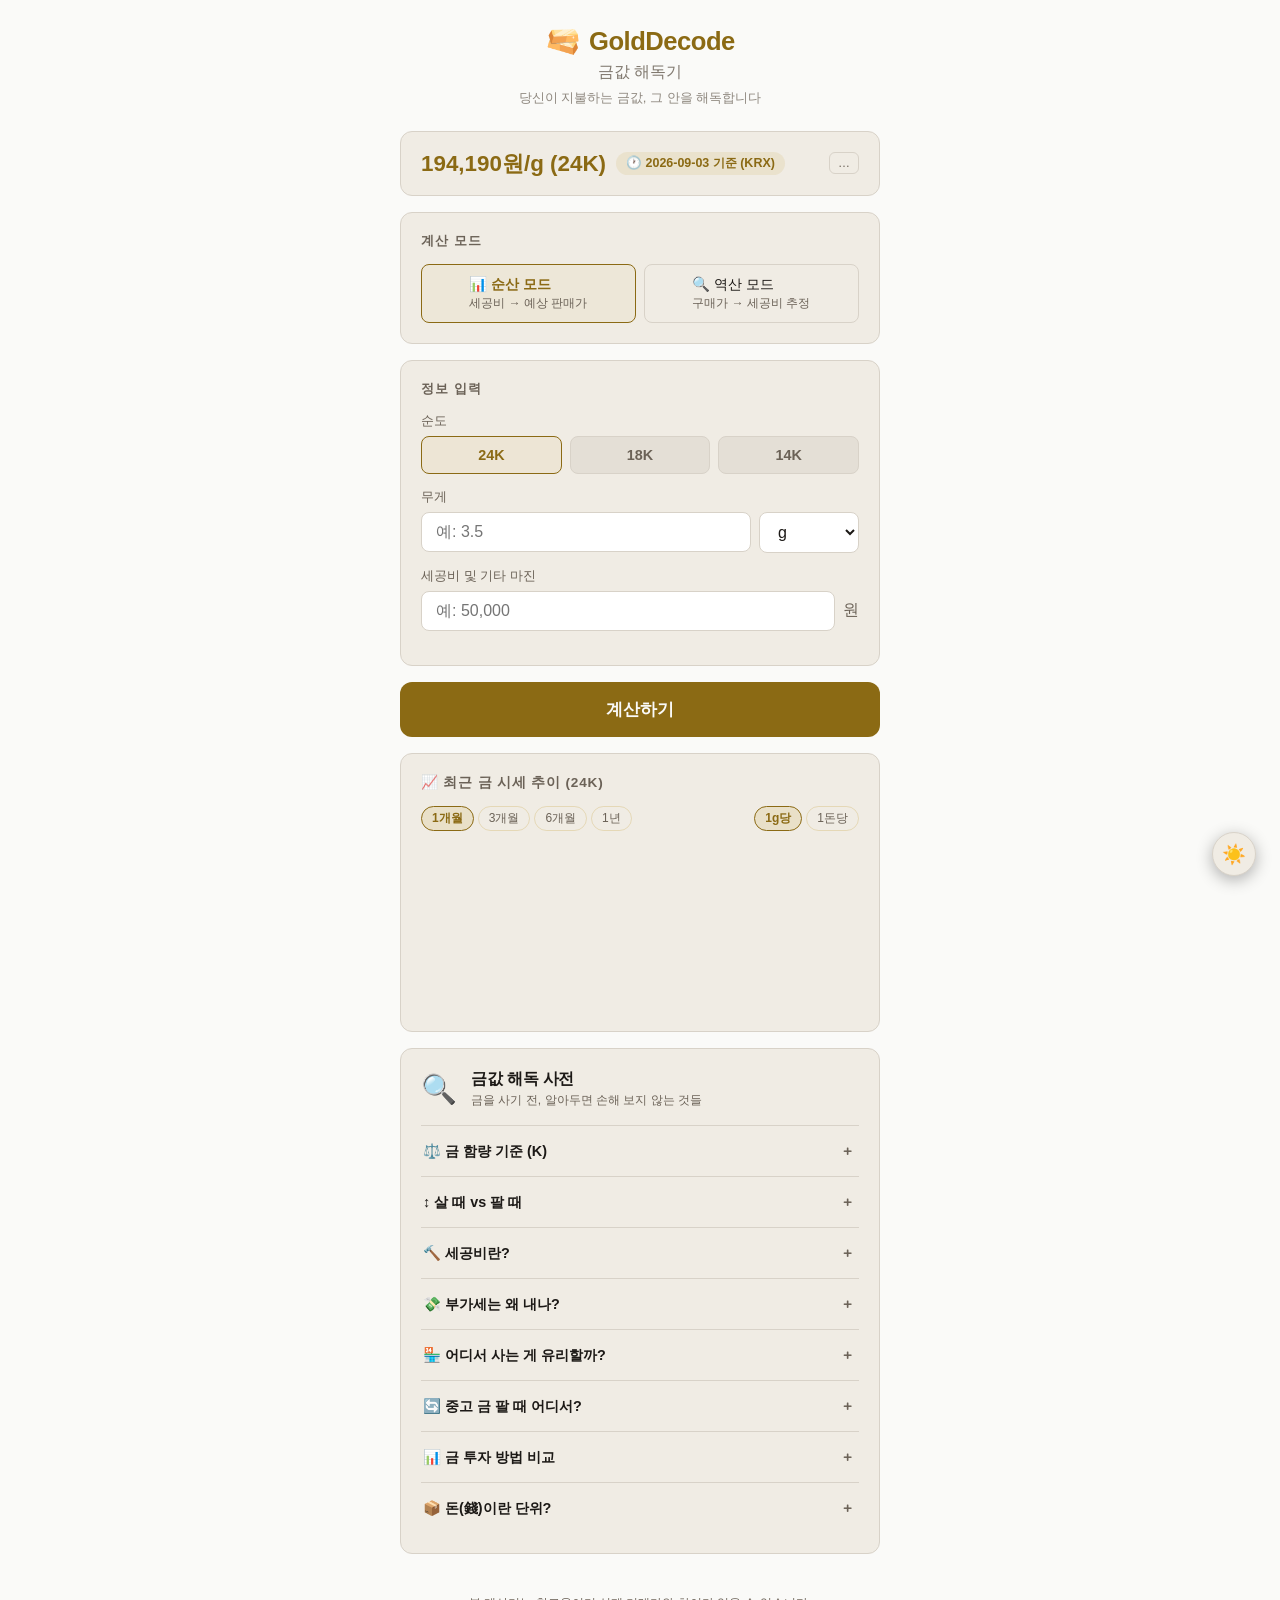
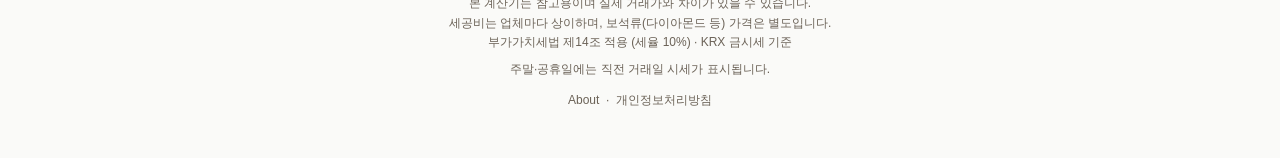
<file: index.html>
<!DOCTYPE html>
<html lang="ko">
<head>
  <meta charset="UTF-8" />
  <meta name="viewport" content="width=device-width, initial-scale=1.0" />
  <title>GoldDecode — 금값 해독기</title>
  <meta name="description" content="실시간 금 시세 기반 세공비 역산 · 예상 판매가 계산기" />
  <link rel="icon" href="gold.ico" type="image/x-icon" />
  <link rel="stylesheet" href="style.css" />
</head>
<body>

  <!-- 테마 토글 (우측 하단 고정) -->
  <button id="theme-toggle" class="theme-toggle" title="라이트/다크 모드 전환" aria-label="테마 전환">🌙</button>

  <!-- 헤더 -->
  <header class="app-header">
    <h1 class="app-title"><img src="gold.png" alt="금괴" class="title-icon" />GoldDecode</h1>
    <p class="app-subtitle">금값 해독기</p>
    <p class="app-slogan">당신이 지불하는 금값, 그 안을 해독합니다</p>
  </header>

  <!-- 실시간 시세 카드 -->
  <div class="spot-card">
    <div id="spot-info" style="display:none;">
      <div style="display:flex;align-items:center;gap:10px;flex-wrap:nowrap;min-width:0;">
        <span id="spot-price-display" class="spot-price-text" style="white-space:nowrap;">-</span>
        <span id="spot-badge" class="spot-badge" style="white-space:nowrap;">-</span>
      </div>
      <button id="spot-edit-btn" class="spot-edit-btn" title="시세 직접 입력">…</button>
    </div>
    <div id="spot-manual-row" class="spot-manual-row" style="display:none;">
      <label for="spot-manual">직접 입력</label>
      <input type="text" id="spot-manual" placeholder="예: 196,000" inputmode="numeric" style="max-width:160px;" />
      <span style="font-size:0.85rem;color:var(--text-muted);">원/g</span>
    </div>
  </div>

  <!-- 모드 선택 -->
  <div class="card">
    <div class="card-title">계산 모드</div>
    <div class="mode-toggle">
      <label>
        <input type="radio" name="mode" value="forward" checked />
        <span class="mode-label-text">📊 순산 모드<br/><small style="font-weight:400;color:var(--text-muted);font-size:0.75rem;">세공비 → 예상 판매가</small></span>
      </label>
      <label>
        <input type="radio" name="mode" value="reverse" />
        <span class="mode-label-text">🔍 역산 모드<br/><small style="font-weight:400;color:var(--text-muted);font-size:0.75rem;">구매가 → 세공비 추정</small></span>
      </label>
    </div>
  </div>

  <!-- 입력 폼 -->
  <div class="card">
    <div class="card-title">정보 입력</div>

    <!-- 순도 선택 -->
    <div class="form-row">
      <label class="form-label">순도</label>
      <div class="purity-group">
        <button class="purity-btn active" data-purity="24K">24K</button>
        <button class="purity-btn" data-purity="18K">18K</button>
        <button class="purity-btn" data-purity="14K">14K</button>
      </div>
    </div>

    <!-- 무게 -->
    <div class="form-row">
      <label class="form-label" for="weight-input">무게</label>
      <div class="input-group">
        <input type="number" id="weight-input" placeholder="예: 3.5" min="0" step="0.01" />
        <select id="weight-unit">
          <option value="g">g</option>
          <option value="don">돈</option>
        </select>
      </div>
    </div>

    <!-- 순산 모드 필드 -->
    <div id="forward-fields">
      <div class="form-row">
        <label class="form-label" for="workmanship-input">세공비 및 기타 마진</label>
        <div class="input-group">
          <input type="text" id="workmanship-input" placeholder="예: 50,000" inputmode="numeric" />
          <span style="color:var(--text-muted);white-space:nowrap;">원</span>
        </div>
      </div>
    </div>

    <!-- 역산 모드 필드 -->
    <div id="reverse-fields" style="display:none;">
      <div class="form-row">
        <label class="form-label" for="actual-price-input">실제 구매가</label>
        <div class="input-group">
          <input type="text" id="actual-price-input" placeholder="예: 750,000" inputmode="numeric" />
          <span style="color:var(--text-muted);white-space:nowrap;">원</span>
        </div>
      </div>
    </div>
  </div>

  <!-- 계산 버튼 -->
  <button class="calc-btn" id="calc-btn">계산하기</button>

  <!-- 결과 -->
  <div class="result-section" id="result-section">
    <div class="card-title">📊 계산 결과</div>
    <div class="result-row">
      <span>순금 원가</span>
      <span class="result-value" id="result-gold-cost">-</span>
    </div>
    <div class="result-row">
      <span>부가세 (10%)</span>
      <span class="result-value" id="result-vat">-</span>
    </div>
    <div class="result-row">
      <span>세공비 및 기타 마진</span>
      <span class="result-value" id="result-workmanship">-</span>
    </div>
    <div class="result-row total">
      <span>최종 가격</span>
      <span class="result-value" id="result-total">-</span>
    </div>
    <p class="result-note" id="result-note"></p>
  </div>

  <!-- 정보 카드 섹션 -->
  <section class="info-section">

    <!-- 금 시세 추이 (최상단) -->
    <div class="info-card">
      <div class="info-card-title">📈 최근 금 시세 추이 (24K)</div>
      <div class="chart-filters">
        <div class="chart-filter-group" id="chart-period-group">
          <button class="chart-filter-btn active" data-period="1">1개월</button>
          <button class="chart-filter-btn" data-period="3">3개월</button>
          <button class="chart-filter-btn" data-period="6">6개월</button>
          <button class="chart-filter-btn" data-period="12">1년</button>
        </div>
        <div class="chart-filter-group" id="chart-unit-group">
          <button class="chart-filter-btn active" data-unit="g">1g당</button>
          <button class="chart-filter-btn" data-unit="don">1돈당</button>
        </div>
      </div>
      <div class="chart-wrap">
        <svg id="price-chart" width="100%" viewBox="0 0 600 220" preserveAspectRatio="xMidYMid meet"></svg>
        <div id="chart-tooltip" class="chart-tooltip" style="display:none;"></div>
      </div>
      <p class="info-note" id="chart-note"></p>
    </div>

    <!-- 해독 사전 -->
    <div class="info-card dict-card">
      <div class="dict-header">
        <span class="dict-icon">🔍</span>
        <div>
          <div class="dict-title">금값 해독 사전</div>
          <div class="dict-sub">금을 사기 전, 알아두면 손해 보지 않는 것들</div>
        </div>
      </div>

      <details class="dict-item">
        <summary class="dict-summary">⚖️ 금 함량 기준 (K)</summary>
        <div class="dict-body">
          <div class="purity-info-grid">
            <div class="purity-info-item">
              <div class="purity-badge" style="background:rgba(201,168,76,0.2);border-color:var(--gold);">24K</div>
              <div class="purity-detail">
                <span class="purity-pct">99.9%</span>
                <span class="purity-desc">순금. 변형이 쉬워 주로 골드바·투자용</span>
              </div>
            </div>
            <div class="purity-info-item">
              <div class="purity-badge" style="background:rgba(201,168,76,0.12);border-color:#a88c40;">18K</div>
              <div class="purity-detail">
                <span class="purity-pct">75.0%</span>
                <span class="purity-desc">악세사리에 가장 많이 쓰임. 내구성·광택 균형</span>
              </div>
            </div>
            <div class="purity-info-item">
              <div class="purity-badge" style="background:rgba(201,168,76,0.08);border-color:#7a6430;">14K</div>
              <div class="purity-detail">
                <span class="purity-pct">58.5%</span>
                <span class="purity-desc">단단하고 저렴. 일상용 반지·팔찌에 적합</span>
              </div>
            </div>
          </div>
        </div>
      </details>

      <details class="dict-item">
        <summary class="dict-summary">↕️ 살 때 vs 팔 때</summary>
        <div class="dict-body">
          <table class="info-table">
            <thead>
              <tr><th></th><th>살 때</th><th>팔 때</th></tr>
            </thead>
            <tbody>
              <tr><td>기준</td><td>시세 + 부가세 + 세공비</td><td>시세 × 순도 × 무게</td></tr>
              <tr><td>부가세</td><td>포함 (소비자 부담)</td><td>없음</td></tr>
              <tr><td>세공비</td><td>포함</td><td>미포함</td></tr>
              <tr class="info-table-highlight"><td>결론</td><td colspan="2">살 때보다 팔 때 20~40% 손해가 일반적</td></tr>
            </tbody>
          </table>
          <p class="info-note" style="margin-top:10px;">💡 세공비·부가세는 되돌려받지 못해, 구매 직후 되팔면 손실이 큽니다.</p>
        </div>
      </details>

      <details class="dict-item">
        <summary class="dict-summary">🔨 세공비란?</summary>
        <div class="dict-body">
          <p class="dict-text">세공비는 금 원자재를 반지·목걸이 등의 형태로 가공하는 데 드는 인건비·기술료입니다. 그러나 실제 구매가에는 세공비 외에도 업체 마진, 브랜드 프리미엄, 보석 세팅비 등 다양한 비용이 포함됩니다.</p>
          <p class="dict-text">이 앱의 <strong>세공비 및 기타 마진</strong>은 순금 원가와 부가세를 제외한 나머지 금액으로, 실제 세공비뿐 아니라 이러한 부가 비용을 모두 포함한 수치입니다.</p>
          <p class="info-note" style="margin-top:8px;">💡 세공비·마진은 업체, 디자인, 브랜드에 따라 크게 다릅니다. 이 수치는 금 원가 외 비용을 파악하는 참고 지표로 활용하세요.</p>
        </div>
      </details>

      <details class="dict-item">
        <summary class="dict-summary">💸 부가세는 왜 내나?</summary>
        <div class="dict-body">
          <p class="dict-text">금 악세사리는 소비재로 분류되어 구매 시 <strong>부가가치세 10%</strong>가 붙습니다 (부가가치세법 제14조).</p>
          <p class="dict-text">반면 순금 골드바는 금융투자 상품으로 취급해 부가세가 면제되는 경우도 있습니다.</p>
          <p class="info-note" style="margin-top:8px;">💡 팔 때는 부가세를 돌려받지 못합니다. 투자 목적이라면 부가세가 면제되는 KRX 금 시장을 고려하세요.</p>
        </div>
      </details>

      <details class="dict-item">
        <summary class="dict-summary">🏪 어디서 사는 게 유리할까?</summary>
        <div class="dict-body">
          <table class="info-table">
            <thead>
              <tr><th>구매처</th><th>특징</th><th>가격 수준</th></tr>
            </thead>
            <tbody>
              <tr><td>동네 금은방</td><td>흥정 가능, 세공비 협의 여지 있음</td><td>중간</td></tr>
              <tr><td>백화점·브랜드</td><td>AS·교환 보장, 브랜드 프리미엄 포함</td><td>높음</td></tr>
              <tr><td>KRX 금 시장</td><td>시세 그대로 거래, 투자용 골드바만 가능</td><td>가장 낮음</td></tr>
              <tr><td>한국금거래소</td><td>온라인 시세 기반, 실물 골드바 구매 가능</td><td>낮음</td></tr>
              <tr class="info-table-highlight"><td>결론</td><td colspan="2">악세사리 목적이면 금은방, 투자 목적이면 KRX·한국금거래소가 유리</td></tr>
            </tbody>
          </table>
          <p class="info-note" style="margin-top:10px;">💡 백화점·브랜드는 AS와 디자인에 값을 지불하는 구조입니다. 순금 원가 비율이 낮을수록 브랜드 프리미엄이 높습니다.</p>
        </div>
      </details>

      <details class="dict-item">
        <summary class="dict-summary">🔄 중고 금 팔 때 어디서?</summary>
        <div class="dict-body">
          <table class="info-table">
            <thead>
              <tr><th>판매처</th><th>특징</th><th>회수율</th></tr>
            </thead>
            <tbody>
              <tr><td>동네 금은방</td><td>즉시 현금, 감정 후 매입. 가게마다 차이 큼</td><td>시세의 95~98%</td></tr>
              <tr><td>한국금거래소</td><td>공시 매입가 기준, 온라인 접수 가능</td><td>시세의 97~99%</td></tr>
              <tr><td>KRX 금 시장</td><td>골드바 한정. 수수료 낮고 투명한 거래</td><td>시세의 99%+</td></tr>
              <tr class="info-table-highlight"><td>주의</td><td colspan="2">악세사리는 녹여서 순금만 평가 — 세공비·보석 가치는 돌려받지 못함</td></tr>
            </tbody>
          </table>
          <p class="info-note" style="margin-top:10px;">💡 여러 곳에서 감정을 받아보고 가장 높은 곳에 파는 것이 유리합니다. 단골 금은방은 시세를 더 쳐주기도 합니다.</p>
        </div>
      </details>

      <details class="dict-item">
        <summary class="dict-summary">📊 금 투자 방법 비교</summary>
        <div class="dict-body">
          <table class="info-table">
            <thead>
              <tr><th>방법</th><th>장점</th><th>단점</th></tr>
            </thead>
            <tbody>
              <tr><td>실물 골드바</td><td>직접 보유, 부도 위험 없음</td><td>부가세 10%, 보관 비용</td></tr>
              <tr><td>KRX 금 시장</td><td>부가세 면제, 실물 인출 가능</td><td>증권 계좌 필요, 거래시간 제한</td></tr>
              <tr><td>금 ETF</td><td>소액 투자, 주식처럼 간편 거래</td><td>실물 없음, 운용 수수료 발생</td></tr>
              <tr><td>금 통장</td><td>은행에서 간편 가입, 소액 가능</td><td>이자 없음, 매매 수수료 발생</td></tr>
              <tr class="info-table-highlight"><td>결론</td><td colspan="2">투자 목적이면 KRX 금 시장이 수수료·세금 면에서 가장 유리</td></tr>
            </tbody>
          </table>
          <p class="info-note" style="margin-top:10px;">💡 금 투자 수익은 매매차익 기준. 금 ETF·통장은 배당소득세가 붙을 수 있으니 세금 구조도 확인하세요.</p>
        </div>
      </details>

      <details class="dict-item">
        <summary class="dict-summary">📦 돈(錢)이란 단위?</summary>
        <div class="dict-body">
          <p class="dict-text">돈(錢)은 한국 전통 무게 단위로, <strong>1돈 = 3.75g</strong>입니다.</p>
          <p class="dict-text">금방에서는 보통 돈 단위로 가격을 표시합니다. 예를 들어 반지 한 개가 "2돈짜리"라면 7.5g입니다.</p>
        </div>
      </details>
    </div>

  </section>

  <!-- 푸터 -->
  <footer>
    <p>본 계산기는 참고용이며 실제 거래가와 차이가 있을 수 있습니다.</p>
    <p>세공비는 업체마다 상이하며, 보석류(다이아몬드 등) 가격은 별도입니다.</p>
    <p>부가가치세법 제14조 적용 (세율 10%) · KRX 금시세 기준</p>
    <p style="margin-top:8px;">주말·공휴일에는 직전 거래일 시세가 표시됩니다.</p>
    <p style="margin-top:12px;">
      <a href="about.html" style="color:var(--text-muted);text-decoration:none;">About</a>
      &nbsp;·&nbsp;
      <a href="privacy.html" style="color:var(--text-muted);text-decoration:none;">개인정보처리방침</a>
    </p>
  </footer>

  <script src="config.js"></script>
  <script src="main.js"></script>
</body>
</html>
</file>
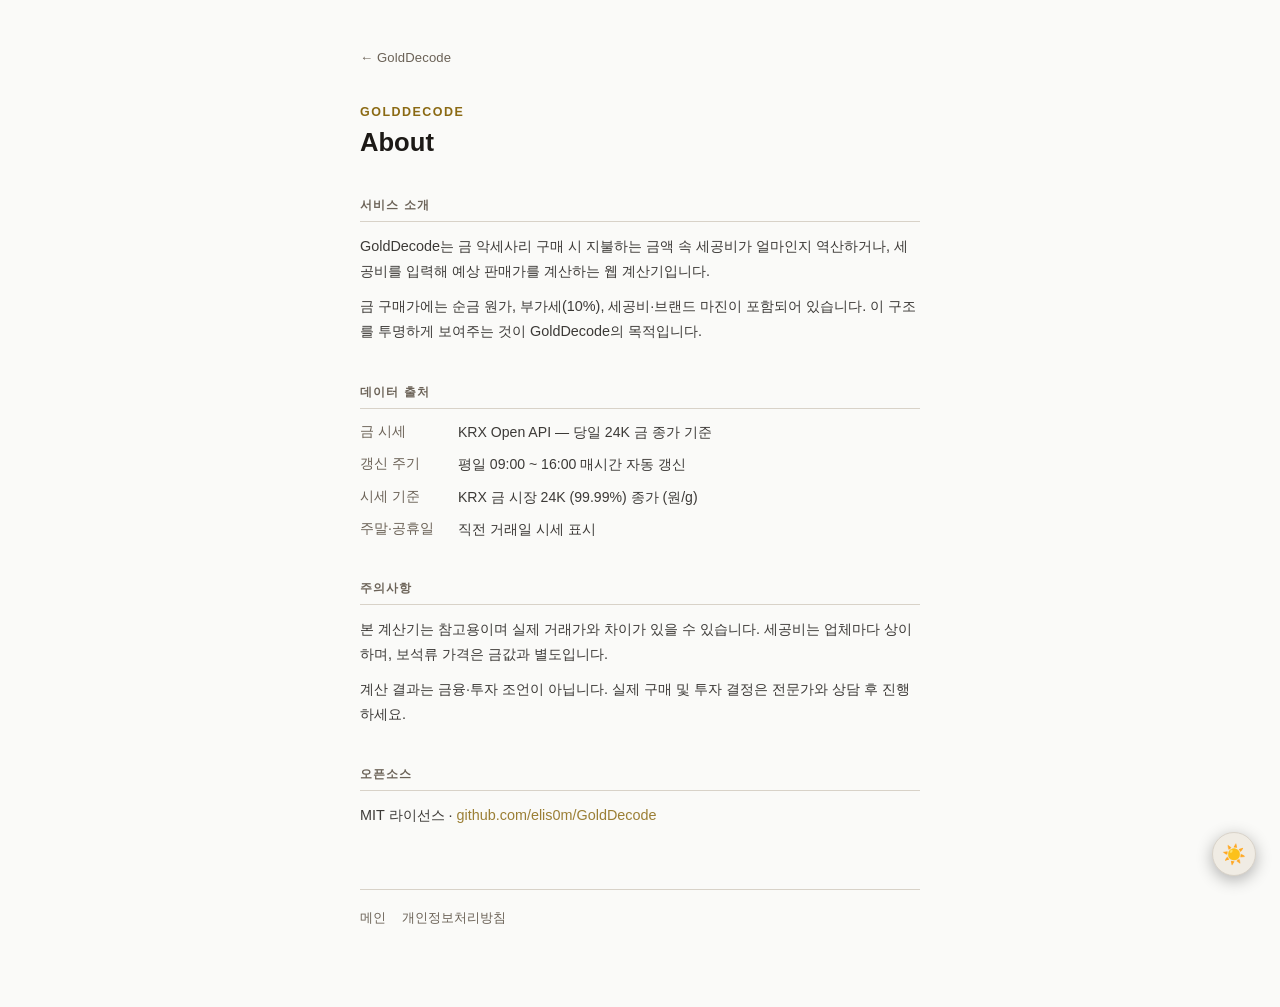
<file: about.html>
<!DOCTYPE html>
<html lang="ko">
<head>
  <meta charset="UTF-8" />
  <meta name="viewport" content="width=device-width, initial-scale=1.0" />
  <title>About — GoldDecode</title>
  <link rel="icon" href="gold.ico" type="image/x-icon" />
  <link rel="stylesheet" href="style.css" />
  <style>
    body {
      align-items: flex-start;
      padding: 48px 24px 80px;
    }
    .doc {
      width: 100%;
      max-width: 560px;
      margin: 0 auto;
    }
    .doc-back {
      display: inline-flex;
      align-items: center;
      gap: 6px;
      font-size: 0.82rem;
      color: var(--text-muted);
      text-decoration: none;
      margin-bottom: 40px;
      letter-spacing: 0.01em;
    }
    .doc-back:hover { color: var(--gold); }
    .doc-wordmark {
      font-size: 0.78rem;
      font-weight: 700;
      letter-spacing: 0.12em;
      text-transform: uppercase;
      color: var(--gold);
      margin-bottom: 8px;
    }
    .doc-title {
      font-size: 1.6rem;
      font-weight: 700;
      color: var(--text);
      margin-bottom: 40px;
      line-height: 1.2;
    }
    .doc-section {
      margin-bottom: 40px;
    }
    .doc-section h2 {
      font-size: 0.72rem;
      font-weight: 700;
      letter-spacing: 0.1em;
      text-transform: uppercase;
      color: var(--text-muted);
      margin-bottom: 12px;
      padding-bottom: 8px;
      border-bottom: 1px solid var(--border);
    }
    .doc-section p {
      font-size: 0.9rem;
      color: var(--text);
      line-height: 1.75;
      margin-bottom: 10px;
      opacity: 0.85;
    }
    .doc-section p:last-child { margin-bottom: 0; }
    .doc-dl {
      display: grid;
      grid-template-columns: auto 1fr;
      gap: 10px 24px;
      font-size: 0.88rem;
    }
    .doc-dl dt {
      color: var(--text-muted);
      white-space: nowrap;
      padding-top: 1px;
    }
    .doc-dl dd {
      color: var(--text);
      opacity: 0.85;
      line-height: 1.6;
    }
    .doc-link {
      color: var(--gold);
      text-decoration: none;
    }
    .doc-link:hover { text-decoration: underline; }
    .doc-footer {
      margin-top: 60px;
      padding-top: 20px;
      border-top: 1px solid var(--border);
      font-size: 0.8rem;
      color: var(--text-muted);
      display: flex;
      gap: 16px;
    }
    .doc-footer a {
      color: var(--text-muted);
      text-decoration: none;
    }
    .doc-footer a:hover { color: var(--gold); }
  </style>
</head>
<body>

  <button id="theme-toggle" class="theme-toggle" title="라이트/다크 모드 전환" aria-label="테마 전환">🌙</button>

  <div class="doc">
    <a href="index.html" class="doc-back">← GoldDecode</a>

    <p class="doc-wordmark">GoldDecode</p>
    <h1 class="doc-title">About</h1>

    <div class="doc-section">
      <h2>서비스 소개</h2>
      <p>GoldDecode는 금 악세사리 구매 시 지불하는 금액 속 세공비가 얼마인지 역산하거나, 세공비를 입력해 예상 판매가를 계산하는 웹 계산기입니다.</p>
      <p>금 구매가에는 순금 원가, 부가세(10%), 세공비·브랜드 마진이 포함되어 있습니다. 이 구조를 투명하게 보여주는 것이 GoldDecode의 목적입니다.</p>
    </div>

    <div class="doc-section">
      <h2>데이터 출처</h2>
      <dl class="doc-dl">
        <dt>금 시세</dt>
        <dd>KRX Open API — 당일 24K 금 종가 기준</dd>
        <dt>갱신 주기</dt>
        <dd>평일 09:00 ~ 16:00 매시간 자동 갱신</dd>
        <dt>시세 기준</dt>
        <dd>KRX 금 시장 24K (99.99%) 종가 (원/g)</dd>
        <dt>주말·공휴일</dt>
        <dd>직전 거래일 시세 표시</dd>
      </dl>
    </div>

    <div class="doc-section">
      <h2>주의사항</h2>
      <p>본 계산기는 참고용이며 실제 거래가와 차이가 있을 수 있습니다. 세공비는 업체마다 상이하며, 보석류 가격은 금값과 별도입니다.</p>
      <p>계산 결과는 금융·투자 조언이 아닙니다. 실제 구매 및 투자 결정은 전문가와 상담 후 진행하세요.</p>
    </div>

    <div class="doc-section">
      <h2>오픈소스</h2>
      <p>MIT 라이선스 · <a href="https://github.com/elis0m/GoldDecode" class="doc-link" target="_blank" rel="noopener">github.com/elis0m/GoldDecode</a></p>
    </div>

    <div class="doc-footer">
      <a href="index.html">메인</a>
      <a href="privacy.html">개인정보처리방침</a>
    </div>
  </div>

  <script src="config.js"></script>
  <script>
    const savedTheme = localStorage.getItem('theme');
    const toggleBtn = document.getElementById('theme-toggle');
    if (savedTheme === 'dark') {
      document.body.classList.add('dark');
      toggleBtn.textContent = '🌙';
    } else {
      toggleBtn.textContent = '☀️';
    }
    toggleBtn.addEventListener('click', () => {
      const isDark = document.body.classList.toggle('dark');
      toggleBtn.textContent = isDark ? '🌙' : '☀️';
      localStorage.setItem('theme', isDark ? 'dark' : 'light');
    });
  </script>
</body>
</html>
</file>
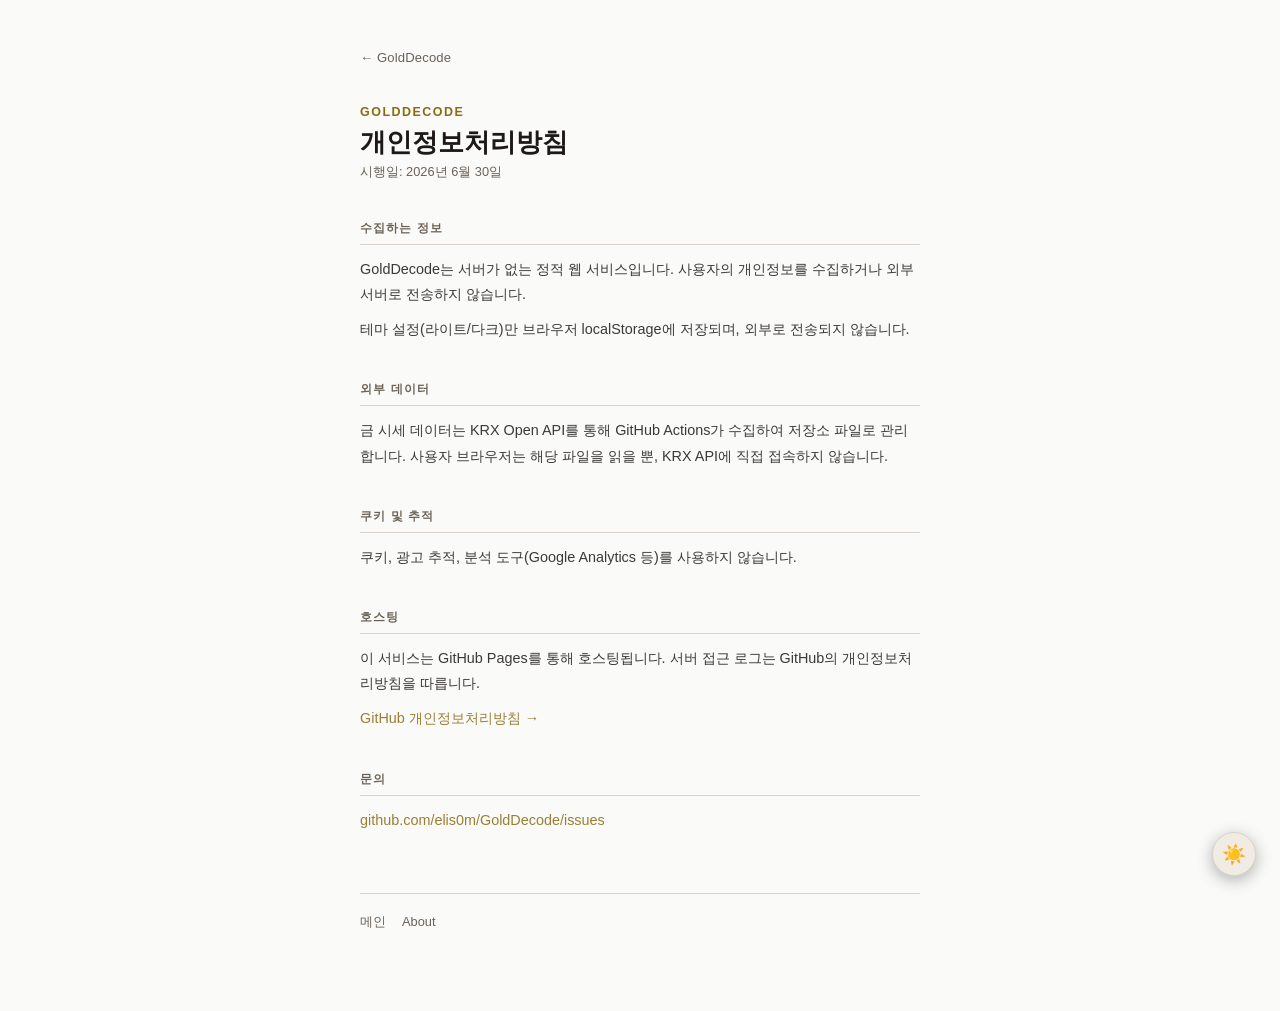
<file: privacy.html>
<!DOCTYPE html>
<html lang="ko">
<head>
  <meta charset="UTF-8" />
  <meta name="viewport" content="width=device-width, initial-scale=1.0" />
  <title>개인정보처리방침 — GoldDecode</title>
  <link rel="icon" href="gold.ico" type="image/x-icon" />
  <link rel="stylesheet" href="style.css" />
  <style>
    body {
      align-items: flex-start;
      padding: 48px 24px 80px;
    }
    .doc {
      width: 100%;
      max-width: 560px;
      margin: 0 auto;
    }
    .doc-back {
      display: inline-flex;
      align-items: center;
      gap: 6px;
      font-size: 0.82rem;
      color: var(--text-muted);
      text-decoration: none;
      margin-bottom: 40px;
      letter-spacing: 0.01em;
    }
    .doc-back:hover { color: var(--gold); }
    .doc-wordmark {
      font-size: 0.78rem;
      font-weight: 700;
      letter-spacing: 0.12em;
      text-transform: uppercase;
      color: var(--gold);
      margin-bottom: 8px;
    }
    .doc-title {
      font-size: 1.6rem;
      font-weight: 700;
      color: var(--text);
      margin-bottom: 6px;
      line-height: 1.2;
    }
    .doc-date {
      font-size: 0.8rem;
      color: var(--text-muted);
      margin-bottom: 40px;
    }
    .doc-section {
      margin-bottom: 40px;
    }
    .doc-section h2 {
      font-size: 0.72rem;
      font-weight: 700;
      letter-spacing: 0.1em;
      text-transform: uppercase;
      color: var(--text-muted);
      margin-bottom: 12px;
      padding-bottom: 8px;
      border-bottom: 1px solid var(--border);
    }
    .doc-section p {
      font-size: 0.9rem;
      color: var(--text);
      line-height: 1.75;
      margin-bottom: 10px;
      opacity: 0.85;
    }
    .doc-section p:last-child { margin-bottom: 0; }
    .doc-link {
      color: var(--gold);
      text-decoration: none;
    }
    .doc-link:hover { text-decoration: underline; }
    .doc-footer {
      margin-top: 60px;
      padding-top: 20px;
      border-top: 1px solid var(--border);
      font-size: 0.8rem;
      color: var(--text-muted);
      display: flex;
      gap: 16px;
    }
    .doc-footer a {
      color: var(--text-muted);
      text-decoration: none;
    }
    .doc-footer a:hover { color: var(--gold); }
  </style>
</head>
<body>

  <button id="theme-toggle" class="theme-toggle" title="라이트/다크 모드 전환" aria-label="테마 전환">🌙</button>

  <div class="doc">
    <a href="index.html" class="doc-back">← GoldDecode</a>

    <p class="doc-wordmark">GoldDecode</p>
    <h1 class="doc-title">개인정보처리방침</h1>
    <p class="doc-date">시행일: 2026년 6월 30일</p>

    <div class="doc-section">
      <h2>수집하는 정보</h2>
      <p>GoldDecode는 서버가 없는 정적 웹 서비스입니다. 사용자의 개인정보를 수집하거나 외부 서버로 전송하지 않습니다.</p>
      <p>테마 설정(라이트/다크)만 브라우저 localStorage에 저장되며, 외부로 전송되지 않습니다.</p>
    </div>

    <div class="doc-section">
      <h2>외부 데이터</h2>
      <p>금 시세 데이터는 KRX Open API를 통해 GitHub Actions가 수집하여 저장소 파일로 관리합니다. 사용자 브라우저는 해당 파일을 읽을 뿐, KRX API에 직접 접속하지 않습니다.</p>
    </div>

    <div class="doc-section">
      <h2>쿠키 및 추적</h2>
      <p>쿠키, 광고 추적, 분석 도구(Google Analytics 등)를 사용하지 않습니다.</p>
    </div>

    <div class="doc-section">
      <h2>호스팅</h2>
      <p>이 서비스는 GitHub Pages를 통해 호스팅됩니다. 서버 접근 로그는 GitHub의 개인정보처리방침을 따릅니다.</p>
      <p><a href="https://docs.github.com/ko/site-policy/privacy-policies/github-general-privacy-statement" class="doc-link" target="_blank" rel="noopener">GitHub 개인정보처리방침 →</a></p>
    </div>

    <div class="doc-section">
      <h2>문의</h2>
      <p><a href="https://github.com/elis0m/GoldDecode/issues" class="doc-link" target="_blank" rel="noopener">github.com/elis0m/GoldDecode/issues</a></p>
    </div>

    <div class="doc-footer">
      <a href="index.html">메인</a>
      <a href="about.html">About</a>
    </div>
  </div>

  <script src="config.js"></script>
  <script>
    const savedTheme = localStorage.getItem('theme');
    const toggleBtn = document.getElementById('theme-toggle');
    if (savedTheme === 'dark') {
      document.body.classList.add('dark');
      toggleBtn.textContent = '🌙';
    } else {
      toggleBtn.textContent = '☀️';
    }
    toggleBtn.addEventListener('click', () => {
      const isDark = document.body.classList.toggle('dark');
      toggleBtn.textContent = isDark ? '🌙' : '☀️';
      localStorage.setItem('theme', isDark ? 'dark' : 'light');
    });
  </script>
</body>
</html>
</file>
<file: style.css>
:root {
  --gold: #8B6A14;
  --gold-light: #C9A84C;
  --gold-dark: #5C4509;
  --bg: #FAFAF8;
  --bg-card: #F0ECE4;
  --surface: #F0ECE4;
  --surface2: #E4DFD6;
  --input-bg: #FFFFFF;
  --border: #D8D2C8;
  --text: #1C1916;
  --text-muted: #6B6257;
  --red: #B83232;
  --green: #2A7A52;
  --radius: 12px;
  --shadow: 0 4px 24px rgba(0,0,0,0.07);
}

body.dark {
  --gold: #C9A84C;
  --gold-light: #E8D08A;
  --gold-dark: #8B6914;
  --bg: #0f0f0f;
  --bg-card: #1a1a1a;
  --surface: #1a1a1a;
  --surface2: #242424;
  --input-bg: #242424;
  --border: #2e2e2e;
  --text: #f0f0f0;
  --text-muted: #888;
  --red: #e05252;
  --green: #52c98a;
  --shadow: 0 4px 24px rgba(0,0,0,0.5);
}

*, *::before, *::after { box-sizing: border-box; margin: 0; padding: 0; }

body {
  background: var(--bg);
  color: var(--text);
  font-family: 'Pretendard', 'Apple SD Gothic Neo', 'Noto Sans KR', sans-serif;
  min-height: 100vh;
  display: flex;
  flex-direction: column;
  align-items: center;
  padding: 24px 16px 48px;
}

/* ── 헤더 ── */
.app-header {
  width: 100%;
  max-width: 480px;
  text-align: center;
  margin-bottom: 24px;
}

.theme-toggle {
  position: fixed;
  bottom: 24px;
  right: 24px;
  z-index: 100;
  background: var(--surface);
  border: 1px solid var(--border);
  border-radius: 50%;
  width: 44px;
  height: 44px;
  font-size: 1.2rem;
  cursor: pointer;
  display: flex;
  align-items: center;
  justify-content: center;
  box-shadow: 0 4px 16px rgba(0,0,0,0.3);
  transition: background 0.2s, border-color 0.2s, box-shadow 0.2s;
}

.theme-toggle:hover {
  border-color: var(--gold);
  box-shadow: 0 4px 20px rgba(201,168,76,0.3);
}

.app-title {
  font-size: 1.6rem;
  font-weight: 800;
  color: var(--gold);
  letter-spacing: -0.5px;
  display: flex;
  align-items: center;
  justify-content: center;
  gap: 8px;
}

.title-icon {
  width: 1.4em;
  height: 1.4em;
  object-fit: contain;
  flex-shrink: 0;
}

.app-subtitle {
  font-size: 1.0rem;
  font-weight: 500;
  color: var(--text-muted);
  margin-top: 2px;
  opacity: 0.85;
}

.app-slogan {
  font-size: 0.82rem;
  color: var(--text-muted);
  margin-top: 6px;
  opacity: 0.75;
}

/* ── 시세 표시 ── */
.spot-card {
  width: 100%;
  max-width: 480px;
  background: var(--surface);
  border: 1px solid var(--border);
  border-radius: var(--radius);
  padding: 16px 20px;
  margin-bottom: 16px;
}

#spot-info {
  display: flex;
  align-items: center;
  justify-content: space-between;
  flex-wrap: nowrap;
  gap: 8px;
}

.spot-edit-btn {
  background: none;
  border: 1px solid var(--border);
  border-radius: 6px;
  color: var(--text-muted);
  font-size: 0.75rem;
  padding: 3px 8px;
  cursor: pointer;
  white-space: nowrap;
  transition: border-color 0.15s, color 0.15s;
}
.spot-edit-btn:hover { border-color: var(--gold); color: var(--gold); }

.spot-cancel-btn {
  background: none;
  border: 1px solid var(--border);
  border-radius: 6px;
  color: var(--text-muted);
  font-size: 0.8rem;
  padding: 4px 10px;
  cursor: pointer;
  transition: border-color 0.15s;
}
.spot-cancel-btn:hover { border-color: var(--red); color: var(--red); }

.spot-price-text {
  font-size: 1.4rem;
  font-weight: 700;
  color: var(--gold);
}

.spot-badge {
  font-size: 0.78rem;
  padding: 3px 10px;
  border-radius: 100px;
  font-weight: 600;
}
.spot-badge.live { background: rgba(82,201,138,0.15); color: var(--green); }
.spot-badge.cached { background: rgba(201,168,76,0.15); color: var(--gold); }
.spot-badge.error { background: rgba(224,82,82,0.15); color: var(--red); }

.spot-manual-row {
  margin-top: 12px;
  display: flex;
  align-items: center;
  gap: 10px;
}
.spot-manual-row label { font-size: 0.85rem; color: var(--text-muted); white-space: nowrap; }

/* ── 카드 공통 ── */
.card {
  width: 100%;
  max-width: 480px;
  background: var(--surface);
  border: 1px solid var(--border);
  border-radius: var(--radius);
  padding: 20px;
  margin-bottom: 16px;
}

.card-title {
  font-size: 0.8rem;
  font-weight: 700;
  color: var(--text-muted);
  text-transform: uppercase;
  letter-spacing: 0.08em;
  margin-bottom: 14px;
}

/* ── 모드 토글 ── */
.mode-toggle {
  display: flex;
  gap: 8px;
}

.mode-toggle label {
  flex: 1;
  display: flex;
  align-items: center;
  justify-content: center;
  gap: 8px;
  padding: 10px;
  border: 1.5px solid var(--border);
  border-radius: 8px;
  cursor: pointer;
  font-size: 0.9rem;
  transition: border-color 0.15s, background 0.15s;
}

.mode-toggle input[type="radio"] { display: none; }

.mode-toggle input[type="radio"]:checked + .mode-label-text {
  color: var(--gold);
  font-weight: 700;
}

.mode-toggle label:has(input:checked) {
  border-color: var(--gold);
  background: rgba(201,168,76,0.08);
}

/* ── 입력 폼 ── */
.form-row {
  margin-bottom: 14px;
}

.form-label {
  display: block;
  font-size: 0.82rem;
  color: var(--text-muted);
  margin-bottom: 6px;
}

.input-group {
  display: flex;
  gap: 8px;
  align-items: center;
}

input[type="number"], input[type="text"], select {
  background: var(--input-bg, var(--surface2));
  border: 1.5px solid var(--border);
  border-radius: 8px;
  color: var(--text);
  font-size: 1rem;
  padding: 10px 14px;
  outline: none;
  transition: border-color 0.15s;
  width: 100%;
}

input[type="number"]:focus, input[type="text"]:focus, select:focus {
  border-color: var(--gold);
}

select { cursor: pointer; max-width: 100px; }

/* 순도 버튼 */
.purity-group {
  display: flex;
  gap: 8px;
}

.purity-btn {
  flex: 1;
  padding: 10px;
  border: 1.5px solid var(--border);
  border-radius: 8px;
  background: var(--surface2);
  color: var(--text-muted);
  font-size: 0.9rem;
  font-weight: 600;
  cursor: pointer;
  transition: all 0.15s;
}

.purity-btn.active {
  border-color: var(--gold);
  color: var(--gold);
  background: rgba(201,168,76,0.1);
}

/* ── 계산 버튼 ── */
.calc-btn {
  width: 100%;
  max-width: 480px;
  padding: 16px;
  background: var(--gold);
  color: var(--bg);
  border: none;
  border-radius: var(--radius);
  font-size: 1.05rem;
  font-weight: 800;
  cursor: pointer;
  transition: background 0.15s, transform 0.1s;
  margin-bottom: 16px;
}

.calc-btn:hover { background: var(--gold-light); }
.calc-btn:active { transform: scale(0.98); }

/* ── 결과 ── */
.result-section {
  width: 100%;
  max-width: 480px;
  background: var(--surface);
  border: 1.5px solid var(--gold-dark);
  border-radius: var(--radius);
  padding: 20px;
  display: none;
  margin-bottom: 16px;
}

.result-section.animate-in {
  animation: fadeUp 0.25s ease;
}

@keyframes fadeUp {
  from { opacity: 0; transform: translateY(10px); }
  to   { opacity: 1; transform: translateY(0); }
}

.result-row {
  display: flex;
  justify-content: space-between;
  align-items: center;
  padding: 8px 0;
  border-bottom: 1px solid var(--border);
  font-size: 0.95rem;
}

.result-row:last-of-type { border-bottom: none; }
.result-row.total + .result-row,
.result-row:has(+ .result-row.total) { border-bottom: none; }

.result-row.total {
  font-size: 1.15rem;
  font-weight: 800;
  color: var(--gold);
  padding-top: 12px;
  margin-top: 4px;
  border-top: 1.5px solid var(--gold-dark);
}

.result-value { font-variant-numeric: tabular-nums; }
.result-value.negative { color: var(--red); }

.result-note {
  font-size: 0.8rem;
  color: var(--red);
  margin-top: 10px;
  display: none;
}

/* ── 정보 카드 섹션 ── */
.info-section {
  width: 100%;
  max-width: 480px;
  display: flex;
  flex-direction: column;
  gap: 16px;
  margin-bottom: 16px;
}

.info-card {
  background: var(--surface);
  border: 1px solid var(--border);
  border-radius: var(--radius);
  padding: 20px;
}

.info-card-title {
  font-size: 0.85rem;
  font-weight: 700;
  color: var(--text-muted);
  text-transform: uppercase;
  letter-spacing: 0.06em;
  margin-bottom: 14px;
}

/* 순도 카드 */
.purity-info-grid { display: flex; flex-direction: column; gap: 10px; }

.purity-info-item {
  display: flex;
  align-items: center;
  gap: 12px;
}

.purity-badge {
  width: 40px;
  height: 40px;
  border: 1.5px solid;
  border-radius: 8px;
  display: flex;
  align-items: center;
  justify-content: center;
  font-size: 0.8rem;
  font-weight: 800;
  color: var(--gold);
  flex-shrink: 0;
}

.purity-detail { display: flex; flex-direction: column; gap: 2px; }
.purity-pct { font-size: 1rem; font-weight: 700; color: var(--text); }
.purity-desc { font-size: 0.78rem; color: var(--text-muted); }

/* 테이블 */
.info-table {
  width: 100%;
  border-collapse: collapse;
  font-size: 0.82rem;
}

.info-table th, .info-table td {
  padding: 7px 8px;
  text-align: left;
  border-bottom: 1px solid var(--border);
}

.info-table th {
  color: var(--text-muted);
  font-weight: 600;
  font-size: 0.78rem;
}

.info-table td:not(:first-child) { color: var(--text); }
.info-table td:first-child { color: var(--text-muted); white-space: nowrap; }

.info-table-highlight td {
  color: var(--gold) !important;
  font-weight: 600;
  border-bottom: none;
}

.info-note {
  font-size: 0.78rem;
  color: var(--text-muted);
  margin-top: 10px;
  line-height: 1.5;
}

/* ── 해독 사전 ── */
.dict-card { padding: 20px; }

.dict-header {
  display: flex;
  align-items: center;
  gap: 14px;
  margin-bottom: 16px;
}

.dict-icon { font-size: 1.8rem; flex-shrink: 0; }

.dict-title {
  font-size: 1rem;
  font-weight: 800;
  color: var(--text);
  letter-spacing: -0.2px;
}

.dict-sub {
  font-size: 0.76rem;
  color: var(--text-muted);
  margin-top: 2px;
  line-height: 1.4;
}

.dict-item {
  border-top: 1px solid var(--border);
}

.dict-item:last-child {
  border-bottom: none;
}

.dict-summary {
  list-style: none;
  display: flex;
  justify-content: space-between;
  align-items: center;
  padding: 13px 2px;
  font-size: 0.9rem;
  font-weight: 600;
  color: var(--text);
  cursor: pointer;
  user-select: none;
  transition: color 0.15s;
}

.dict-summary::-webkit-details-marker { display: none; }

.dict-summary::after {
  content: '﹢';
  font-size: 1.1rem;
  color: var(--text-muted);
  transition: transform 0.2s, color 0.15s;
  flex-shrink: 0;
}

.dict-item[open] > .dict-summary { color: var(--gold); }
.dict-item[open] > .dict-summary::after {
  content: '﹣';
  color: var(--gold);
}

.dict-summary:hover { color: var(--gold); }

.dict-body {
  padding: 21px 14px 25px;
  margin: 0 -2px 4px;
  background: var(--surface2);
  border-radius: 8px;
  animation: dictOpen 0.2s ease;
}

@keyframes dictOpen {
  from { opacity: 0; transform: translateY(-4px); }
  to   { opacity: 1; transform: translateY(0); }
}

.dict-text {
  font-size: 0.83rem;
  color: var(--text-muted);
  line-height: 1.65;
  margin-bottom: 6px;
}

.dict-text strong { color: var(--text); font-weight: 700; }

/* 차트 */
.chart-wrap {
  margin-top: 4px;
  position: relative;
}

#price-chart {
  display: block;
  width: 100%;
  height: auto;
  aspect-ratio: 600 / 220;
  overflow: visible;
}

.chart-filters {
  display: flex;
  justify-content: space-between;
  align-items: center;
  margin-bottom: 10px;
  gap: 8px;
}

.chart-filter-group {
  display: flex;
  gap: 4px;
}

.chart-filter-btn {
  padding: 3px 10px;
  font-size: 0.75rem;
  border-radius: 20px;
  border: 1px solid rgba(201,168,76,0.3);
  background: transparent;
  color: var(--text-muted);
  cursor: pointer;
  transition: background 0.15s, color 0.15s, border-color 0.15s;
}

.chart-filter-btn:hover {
  border-color: var(--gold);
  color: var(--gold);
}

.chart-filter-btn.active {
  background: rgba(201,168,76,0.18);
  border-color: var(--gold);
  color: var(--gold);
  font-weight: 600;
}

.chart-tooltip {
  position: absolute;
  display: flex;
  flex-direction: column;
  gap: 2px;
  background: var(--surface);
  border: 1px solid rgba(201,168,76,0.6);
  border-radius: 7px;
  padding: 5px 11px;
  pointer-events: none;
  z-index: 10;
  white-space: nowrap;
  box-shadow: 0 4px 16px rgba(0,0,0,0.5);
  backdrop-filter: blur(4px);
}

.tip-date  { font-size: 0.72rem; color: var(--text-muted); }
.tip-price { font-size: 0.88rem; font-weight: 600; color: var(--gold); }

/* ── 푸터 ── */
footer {
  width: 100%;
  max-width: 480px;
  text-align: center;
  font-size: 0.75rem;
  color: var(--text-muted);
  margin-top: 24px;
  line-height: 1.6;
}

/* ── 반응형 ── */
@media (max-width: 360px) {
  .app-title { font-size: 1.35rem; }
  .spot-price-text { font-size: 1.15rem; }
}
</file>
